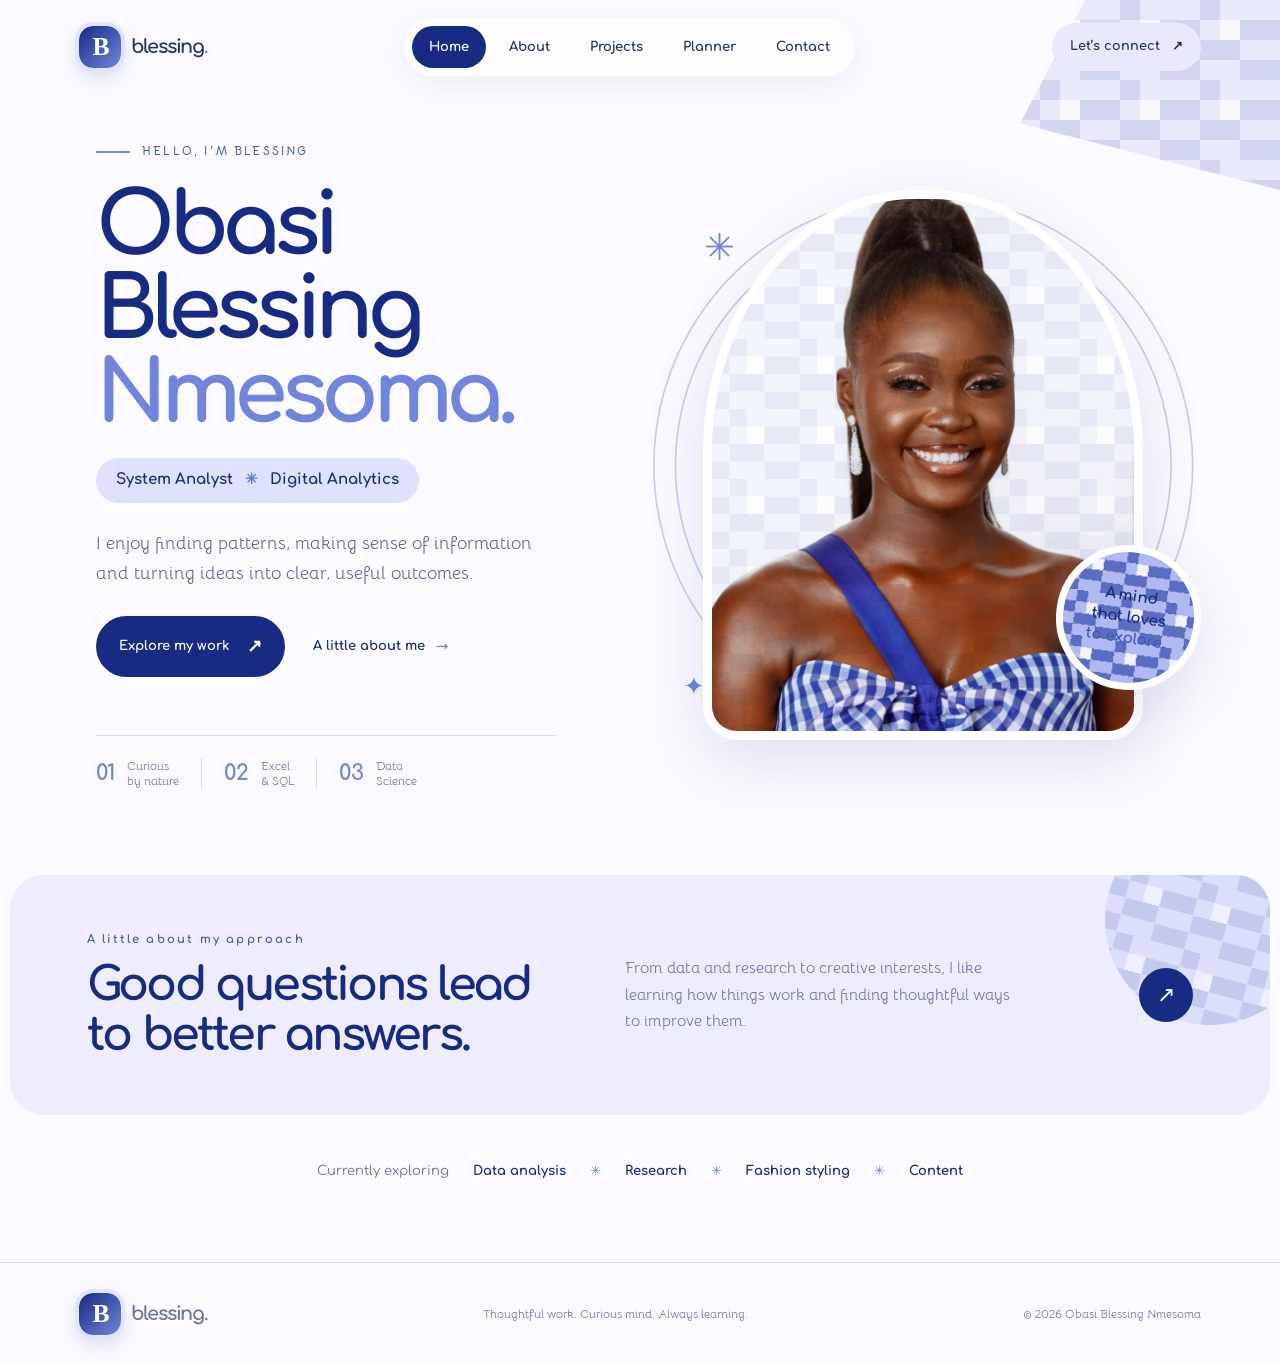
<file: index.html>
<!doctype html>
<html lang="en">
  <head>
    <meta charset="utf-8" />
    <meta name="viewport" content="width=device-width, initial-scale=1" />
    <meta name="theme-color" content="#f4f2ff" />
    <meta
      name="description"
      content="Portfolio of Obasi Blessing Nmesoma, System Analyst and Digital Analytics enthusiast."
    />
    <title>Home | Obasi Blessing Nmesoma</title>
    <link rel="icon" href="assets/favicon.svg" type="image/svg+xml" />
    <link rel="preconnect" href="https://fonts.googleapis.com" />
    <link rel="preconnect" href="https://fonts.gstatic.com" crossorigin />
    <link
      href="https://fonts.googleapis.com/css2?family=Bellota:wght@400;700&family=Comfortaa:wght@400;500;600;700&display=swap"
      rel="stylesheet"
    />
    <link rel="stylesheet" href="style.css" />
  </head>
  <body>
    <div class="page-gingham" aria-hidden="true"></div>
    <header class="site-header">
      <a class="brand" href="index.html" aria-label="Blessing home"
        ><span class="brand-mark">B</span
        ><span>blessing<span class="brand-dot">.</span></span></a
      >
      <button
        class="menu-toggle"
        aria-label="Open navigation"
        aria-expanded="false"
      >
        ☰
      </button>
      <nav class="nav-links">
        <a href="index.html" data-page="index">Home</a
        ><a href="about.html" data-page="about">About</a>
        <a href="projects.html" data-page="projects">Projects</a
        ><a href="academic-planner.html" data-page="academic-planner"
          >Planner</a
        >
        <a href="contact.html" data-page="contact">Contact</a>
      </nav>
      <a class="header-cta" href="contact.html">Let’s connect <span>↗</span></a>
    </header>

    <main>
      <section class="hero">
        <div class="hero-copy">
          <div class="hello-line"><span></span> HELLO, I'M BLESSING</div>
          <h1>Obasi Blessing<br /><em>Nmesoma.</em></h1>
          <div class="role-pill">System Analyst <b>✳</b> Digital Analytics</div>
          <p class="hero-intro">
            I enjoy finding patterns, making sense of information and turning
            ideas into clear, useful outcomes.
          </p>
          <div class="hero-actions">
            <a class="button button-primary" href="projects.html"
              >Explore my work <span>↗</span></a
            ><a class="text-link" href="about.html"
              >A little about me <span>→</span></a
            >
          </div>
          <div class="quick-facts">
            <div>
              <strong>01</strong><span>Curious<br />by nature</span>
            </div>
            <div>
              <strong>02</strong><span>Excel<br />& SQL</span>
            </div>
            <div>
              <strong>03</strong><span>Data<br />Science</span>
            </div>
          </div>
        </div>
        <div class="hero-visual">
          <div class="portrait-arch">
            <img
              src="assets/blessing-portrait.jpeg"
              alt="Portrait of Obasi Blessing Nmesoma"
            />
          </div>
          <div class="gingham-sticker">
            A mind<br />that loves<br /><b>to explore.</b>
          </div>
          <svg class="orbit orbit-one" viewBox="0 0 500 500" aria-hidden="true">
            <circle cx="250" cy="250" r="225" />
            <circle cx="250" cy="250" r="207" />
          </svg>
          <span class="sparkle sparkle-one">✳</span
          ><span class="sparkle sparkle-two">✦</span>
        </div>
      </section>
      <section class="home-note">
        <div class="note-pattern"></div>
        <div>
          <span class="section-kicker">A little about my approach</span>
          <h2>Good questions lead<br />to better answers.</h2>
        </div>
        <p>
          From data and research to creative interests, I like learning how
          things work and finding thoughtful ways to improve them.
        </p>
        <a
          class="round-arrow"
          href="about.html"
          aria-label="Read about Blessing"
          >↗</a
        >
      </section>
      <section class="interest-strip">
        <span>Currently exploring</span><b>Data analysis</b><i>✳</i
        ><b>Research</b><i>✳</i><b>Fashion styling</b><i>✳</i><b>Content</b>
      </section>
    </main>
    <footer class="footer">
      <a class="brand" href="index.html"
        ><span class="brand-mark">B</span
        ><span>blessing<span class="brand-dot">.</span></span></a
      >
      <p>Thoughtful work. Curious mind. Always learning.</p>
      <span>© <span id="year"></span> Obasi Blessing Nmesoma</span>
    </footer>
    <script src="script.js"></script>
  </body>
</html>
</file>
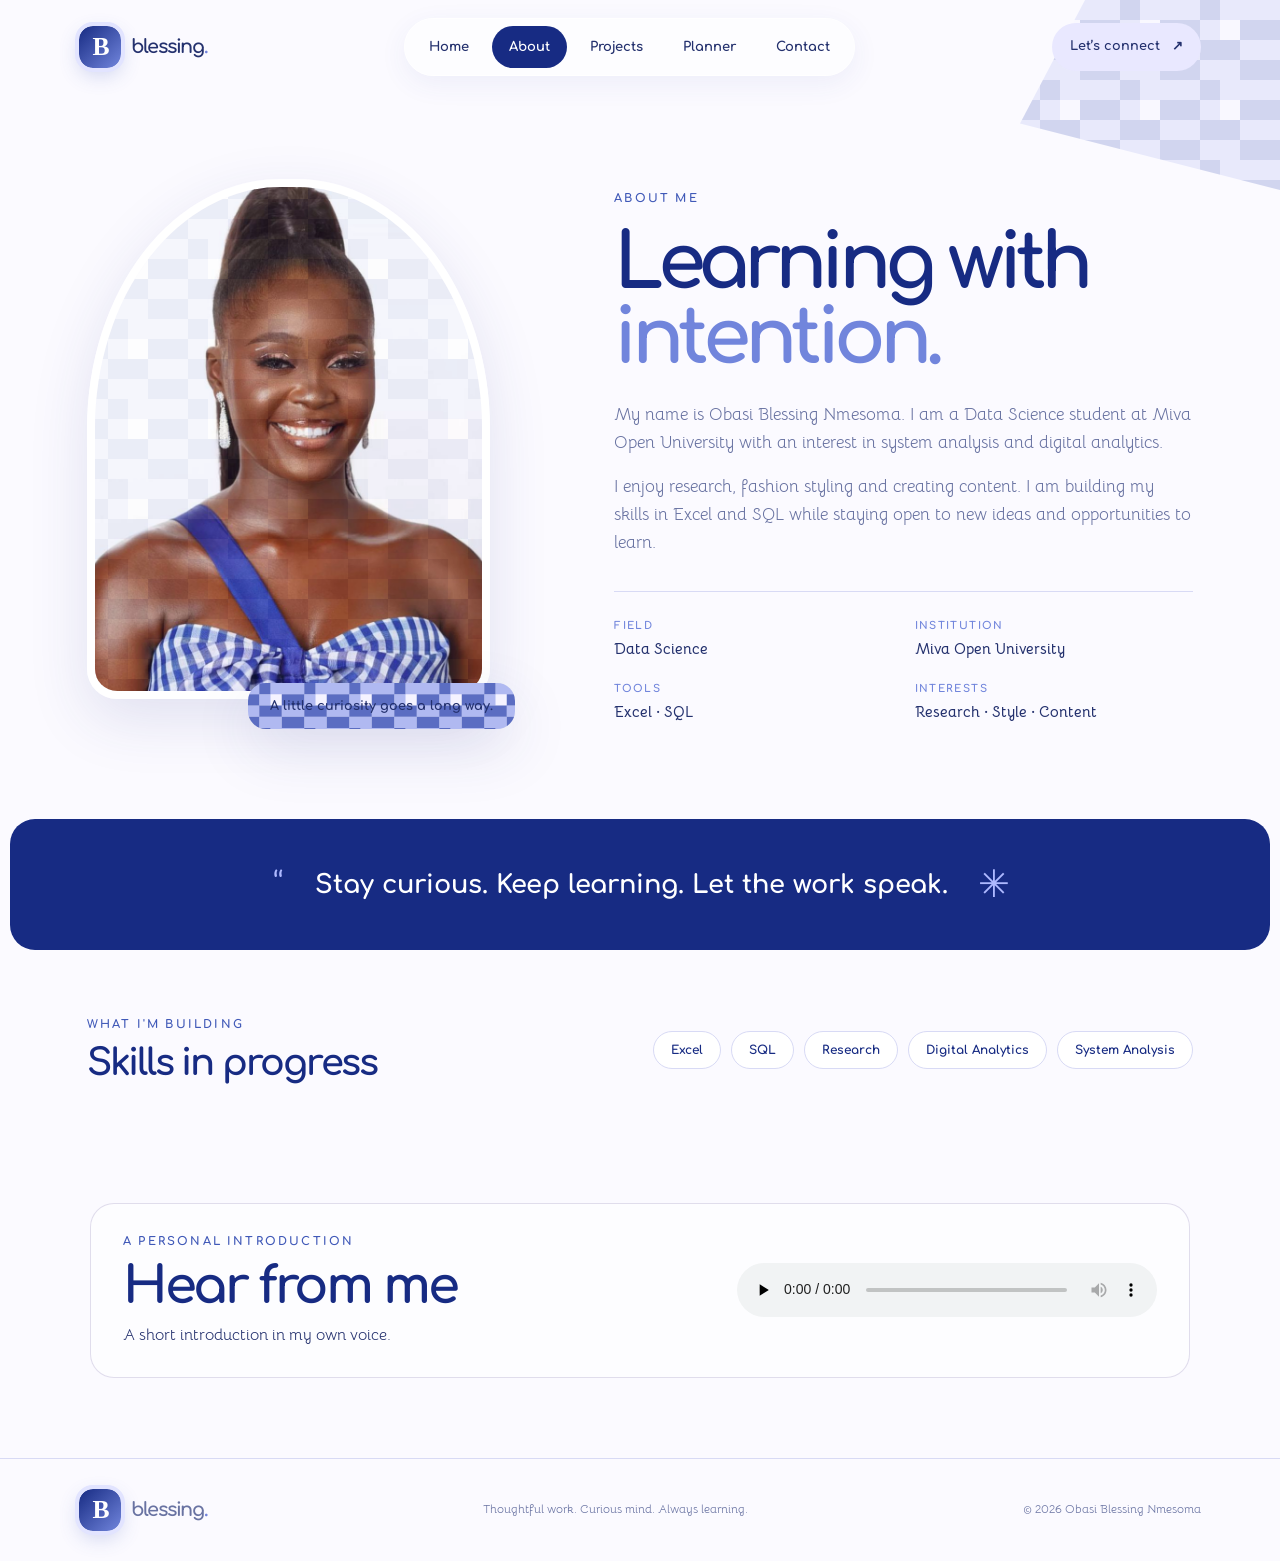
<file: about.html>
<!doctype html>
<html lang="en">
  <head>
    <meta charset="utf-8" />
    <meta name="viewport" content="width=device-width, initial-scale=1" />
    <meta name="theme-color" content="#f4f2ff" />
    <meta
      name="description"
      content="Portfolio of Obasi Blessing Nmesoma, System Analyst and Digital Analytics enthusiast."
    />
    <title>About | Obasi Blessing Nmesoma</title>
    <link rel="icon" href="assets/favicon.svg" type="image/svg+xml" />
    <link rel="preconnect" href="https://fonts.googleapis.com" />
    <link rel="preconnect" href="https://fonts.gstatic.com" crossorigin />
    <link
      href="https://fonts.googleapis.com/css2?family=Bellota:wght@400;700&family=Comfortaa:wght@400;500;600;700&display=swap"
      rel="stylesheet"
    />
    <link rel="stylesheet" href="style.css" />
  </head>
  <body>
    <div class="page-gingham" aria-hidden="true"></div>
    <header class="site-header">
      <a class="brand" href="index.html" aria-label="Blessing home"
        ><span class="brand-mark">B</span
        ><span>blessing<span class="brand-dot">.</span></span></a
      >
      <button
        class="menu-toggle"
        aria-label="Open navigation"
        aria-expanded="false"
      >
        ☰
      </button>
      <nav class="nav-links">
        <a href="index.html" data-page="index">Home</a
        ><a href="about.html" data-page="about">About</a>
        <a href="projects.html" data-page="projects">Projects</a
        ><a href="academic-planner.html" data-page="academic-planner"
          >Planner</a
        >
        <a href="contact.html" data-page="contact">Contact</a>
      </nav>
      <a class="header-cta" href="contact.html">Let’s connect <span>↗</span></a>
    </header>

    <main>
      <section class="inner-hero about-layout">
        <div class="about-image-wrap">
          <div class="about-image">
            <img
              src="assets/blessing-portrait.jpeg"
              alt="Obasi Blessing Nmesoma"
            />
          </div>
          <div class="image-caption">A little curiosity goes a long way.</div>
        </div>
        <div class="inner-copy">
          <span class="section-kicker">ABOUT ME</span>
          <h1>Learning with<br /><em>intention.</em></h1>
          <p>
            My name is Obasi Blessing Nmesoma. I am a Data Science student at
            Miva Open University with an interest in system analysis and digital
            analytics.
          </p>
          <p>
            I enjoy research, fashion styling and creating content. I am
            building my skills in Excel and SQL while staying open to new ideas
            and opportunities to learn.
          </p>
          <div class="detail-grid">
            <div><span>FIELD</span><strong>Data Science</strong></div>
            <div>
              <span>INSTITUTION</span><strong>Miva Open University</strong>
            </div>
            <div><span>TOOLS</span><strong>Excel · SQL</strong></div>
            <div>
              <span>INTERESTS</span><strong>Research · Style · Content</strong>
            </div>
          </div>
        </div>
      </section>
      <section class="quote-band">
        <span>“</span>
        <p>Stay curious. Keep learning. Let the work speak.</p>
        <span>✳</span>
      </section>
      <section class="skills-section">
        <div>
          <span class="section-kicker">WHAT I'M BUILDING</span>
          <h2>Skills in progress</h2>
        </div>
        <div class="skill-chips">
          <span>Excel</span><span>SQL</span><span>Research</span
          ><span>Digital Analytics</span><span>System Analysis</span>
        </div>
      </section>

      <section class="voice-section" aria-labelledby="voice-title">
        <div class="voice-copy">
          <span class="section-kicker">A PERSONAL INTRODUCTION</span>
          <h2 id="voice-title">Hear from me</h2>
          <p>A short introduction in my own voice.</p>
        </div>
        <div class="voice-player">
          <audio controls preload="none">
            <source src="assets/blessing-introduction.ogg" type="audio/ogg" />
            Your browser does not support the audio player.
          </audio>
        </div>
      </section>
    </main>
    <footer class="footer">
      <a class="brand" href="index.html"
        ><span class="brand-mark">B</span
        ><span>blessing<span class="brand-dot">.</span></span></a
      >
      <p>Thoughtful work. Curious mind. Always learning.</p>
      <span>© <span id="year"></span> Obasi Blessing Nmesoma</span>
    </footer>
    <script src="script.js"></script>
  </body>
</html>
</file>
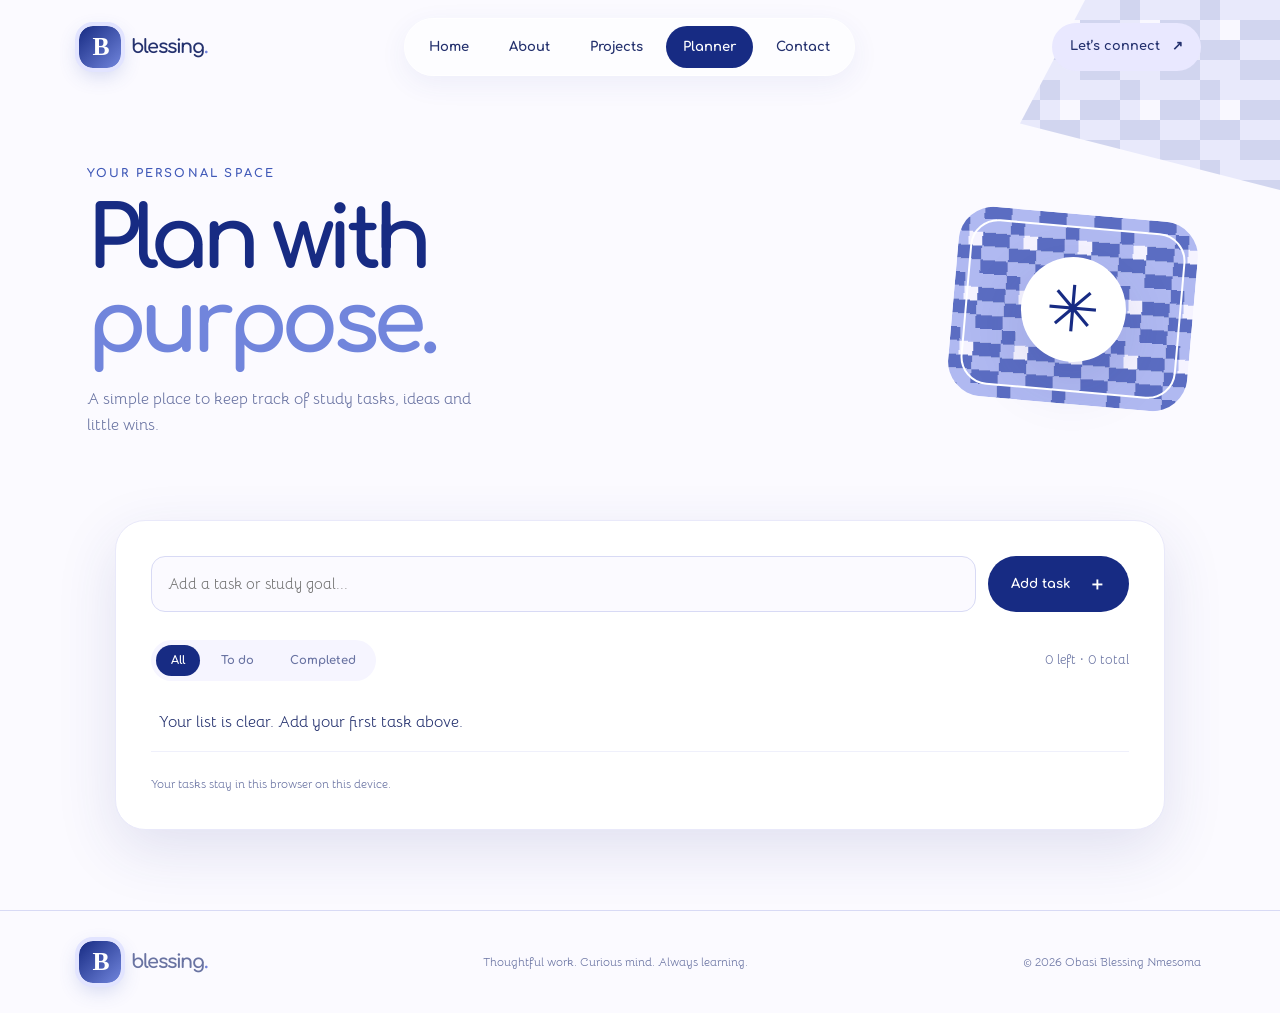
<file: academic-planner.html>
<!doctype html>
<html lang="en"><head><meta charset="utf-8"><meta name="viewport" content="width=device-width, initial-scale=1">
<meta name="theme-color" content="#f4f2ff"><meta name="description" content="Portfolio of Obasi Blessing Nmesoma, System Analyst and Digital Analytics enthusiast.">
<title>Planner | Obasi Blessing Nmesoma</title><link rel="icon" href="assets/favicon.svg" type="image/svg+xml">
<link rel="preconnect" href="https://fonts.googleapis.com"><link rel="preconnect" href="https://fonts.gstatic.com" crossorigin>
<link href="https://fonts.googleapis.com/css2?family=Bellota:wght@400;700&family=Comfortaa:wght@400;500;600;700&display=swap" rel="stylesheet">
<link rel="stylesheet" href="style.css"></head><body>
<div class="page-gingham" aria-hidden="true"></div>
<header class="site-header">
  <a class="brand" href="index.html" aria-label="Blessing home"><span class="brand-mark">B</span><span>blessing<span class="brand-dot">.</span></span></a>
  <button class="menu-toggle" aria-label="Open navigation" aria-expanded="false">☰</button>
  <nav class="nav-links">
    <a href="index.html" data-page="index">Home</a><a href="about.html" data-page="about">About</a>
    <a href="projects.html" data-page="projects">Projects</a><a href="academic-planner.html" data-page="academic-planner">Planner</a>
    <a href="contact.html" data-page="contact">Contact</a>
  </nav>
  <a class="header-cta" href="contact.html">Let’s connect <span>↗</span></a>
</header>

<main>
<section class="planner-top"><div><span class="section-kicker">YOUR PERSONAL SPACE</span><h1>Plan with<br><em>purpose.</em></h1><p>A simple place to keep track of study tasks, ideas and little wins.</p></div><div class="planner-motif"><span>✳</span><div class="motif-check"></div></div></section>
<section class="planner-app">
 <form id="taskForm" class="task-entry"><label class="sr-only" for="taskInput">New task</label><input id="taskInput" maxlength="100" placeholder="Add a task or study goal..." required><button class="button button-primary" type="submit">Add task <span>＋</span></button></form>
 <div class="task-toolbar"><div class="filter-group" role="group" aria-label="Filter tasks"><button class="filter active" data-filter="all" type="button">All</button><button class="filter" data-filter="active" type="button">To do</button><button class="filter" data-filter="completed" type="button">Completed</button></div><span id="taskCount">0 tasks</span></div>
 <ul id="taskList" class="task-list"></ul><p class="planner-hint">Your tasks stay in this browser on this device.</p>
</section>
</main>
<footer class="footer">
  <a class="brand" href="index.html"><span class="brand-mark">B</span><span>blessing<span class="brand-dot">.</span></span></a>
  <p>Thoughtful work. Curious mind. Always learning.</p>
  <span>© <span id="year"></span> Obasi Blessing Nmesoma</span>
</footer>
<script src="script.js"></script></body></html>
</file>
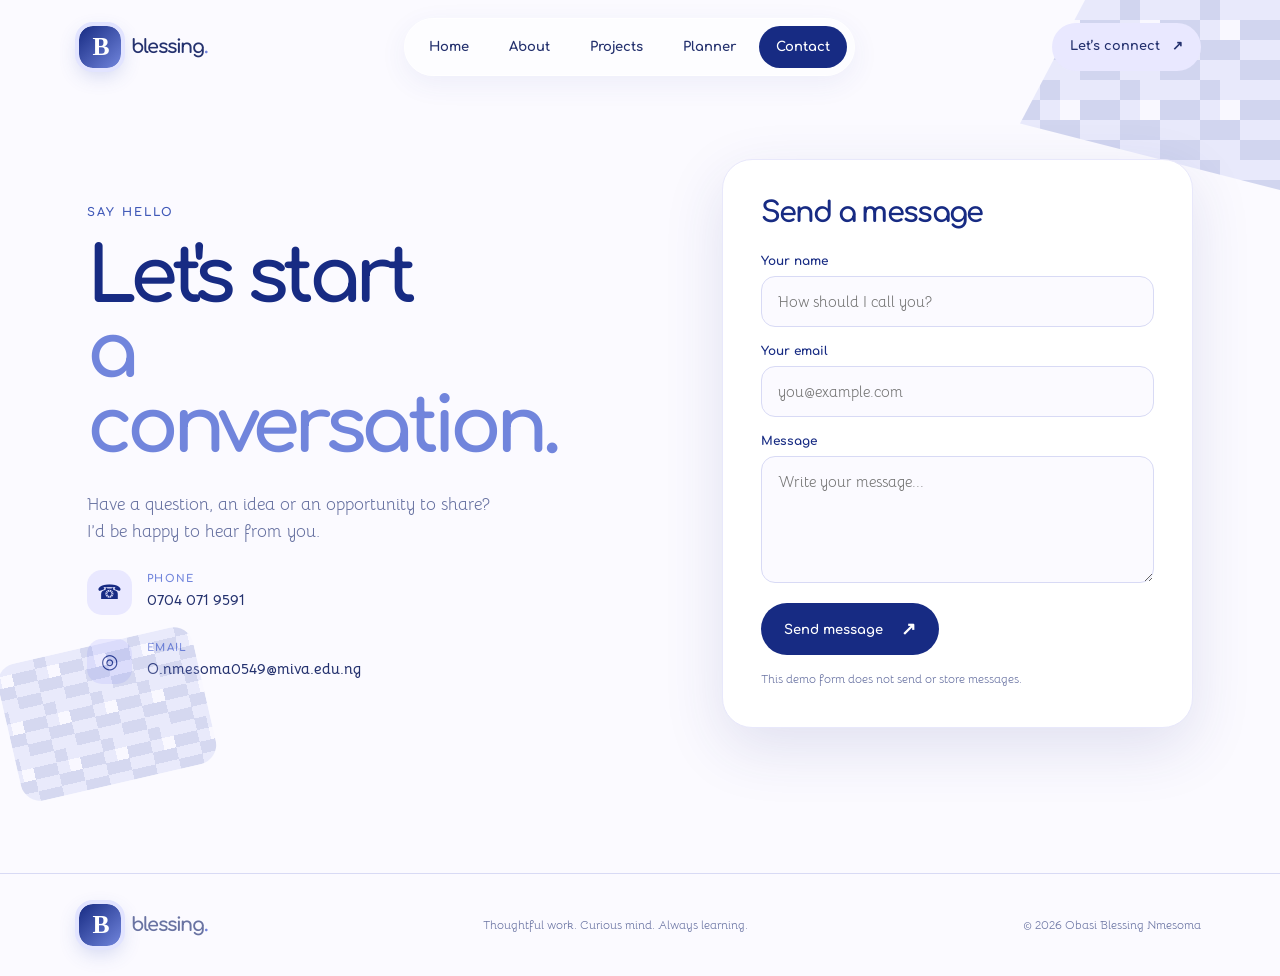
<file: contact.html>
<!doctype html>
<html lang="en">
  <head>
    <meta charset="utf-8" />
    <meta name="viewport" content="width=device-width, initial-scale=1" />
    <meta name="theme-color" content="#f4f2ff" />
    <meta
      name="description"
      content="Portfolio of Obasi Blessing Nmesoma, System Analyst and Digital Analytics enthusiast."
    />
    <title>Contact | Obasi Blessing Nmesoma</title>
    <link rel="icon" href="assets/favicon.svg" type="image/svg+xml" />
    <link rel="preconnect" href="https://fonts.googleapis.com" />
    <link rel="preconnect" href="https://fonts.gstatic.com" crossorigin />
    <link
      href="https://fonts.googleapis.com/css2?family=Bellota:wght@400;700&family=Comfortaa:wght@400;500;600;700&display=swap"
      rel="stylesheet"
    />
    <link rel="stylesheet" href="style.css" />
  </head>
  <body>
    <div class="page-gingham" aria-hidden="true"></div>
    <header class="site-header">
      <a class="brand" href="index.html" aria-label="Blessing home"
        ><span class="brand-mark">B</span
        ><span>blessing<span class="brand-dot">.</span></span></a
      >
      <button
        class="menu-toggle"
        aria-label="Open navigation"
        aria-expanded="false"
      >
        ☰
      </button>
      <nav class="nav-links">
        <a href="index.html" data-page="index">Home</a
        ><a href="about.html" data-page="about">About</a>
        <a href="projects.html" data-page="projects">Projects</a
        ><a href="academic-planner.html" data-page="academic-planner"
          >Planner</a
        >
        <a href="contact.html" data-page="contact">Contact</a>
      </nav>
      <a class="header-cta" href="contact.html">Let’s connect <span>↗</span></a>
    </header>

    <main>
      <section class="contact-layout">
        <div class="contact-copy">
          <span class="section-kicker">SAY HELLO</span>
          <h1>Let's start<br /><em>a conversation.</em></h1>
          <p>
            Have a question, an idea or an opportunity to share? I’d be happy to
            hear from you.
          </p>
          <div class="contact-method">
            <span class="method-icon">☎</span>
            <div>
              <small>PHONE</small><a href="tel:07040719591">0704 071 9591</a>
            </div>
          </div>
          <div class="contact-method">
            <span class="method-icon">◎</span>
            <div>
              <small>EMAIL</small>
              <a href="mailto:O.nmesoma0549@miva.edu.ng" class="email-link">
                <span>O.nmesoma0549@miva.edu.ng</span>
              </a>
            </div>
          </div>
          <div class="contact-pattern"></div>
        </div>
        <form class="contact-form" id="contactForm" novalidate>
          <h2>Send a message</h2>
          <label
            >Your name<input
              name="name"
              required
              placeholder="How should I call you?"
          /></label>
          <label
            >Your email<input
              name="email"
              type="email"
              required
              placeholder="you@example.com"
          /></label>
          <label
            >Message<textarea
              name="message"
              rows="5"
              required
              placeholder="Write your message..."
            ></textarea>
          </label>
          <button class="button button-primary" type="submit">
            Send message <span>↗</span>
          </button>
          <p class="form-feedback" id="formFeedback" role="status">
            This demo form does not send or store messages.
          </p>
        </form>
      </section>
    </main>
    <footer class="footer">
      <a class="brand" href="index.html"
        ><span class="brand-mark">B</span
        ><span>blessing<span class="brand-dot">.</span></span></a
      >
      <p>Thoughtful work. Curious mind. Always learning.</p>
      <span>© <span id="year"></span> Obasi Blessing Nmesoma</span>
    </footer>
    <script src="script.js"></script>
  </body>
</html>
</file>
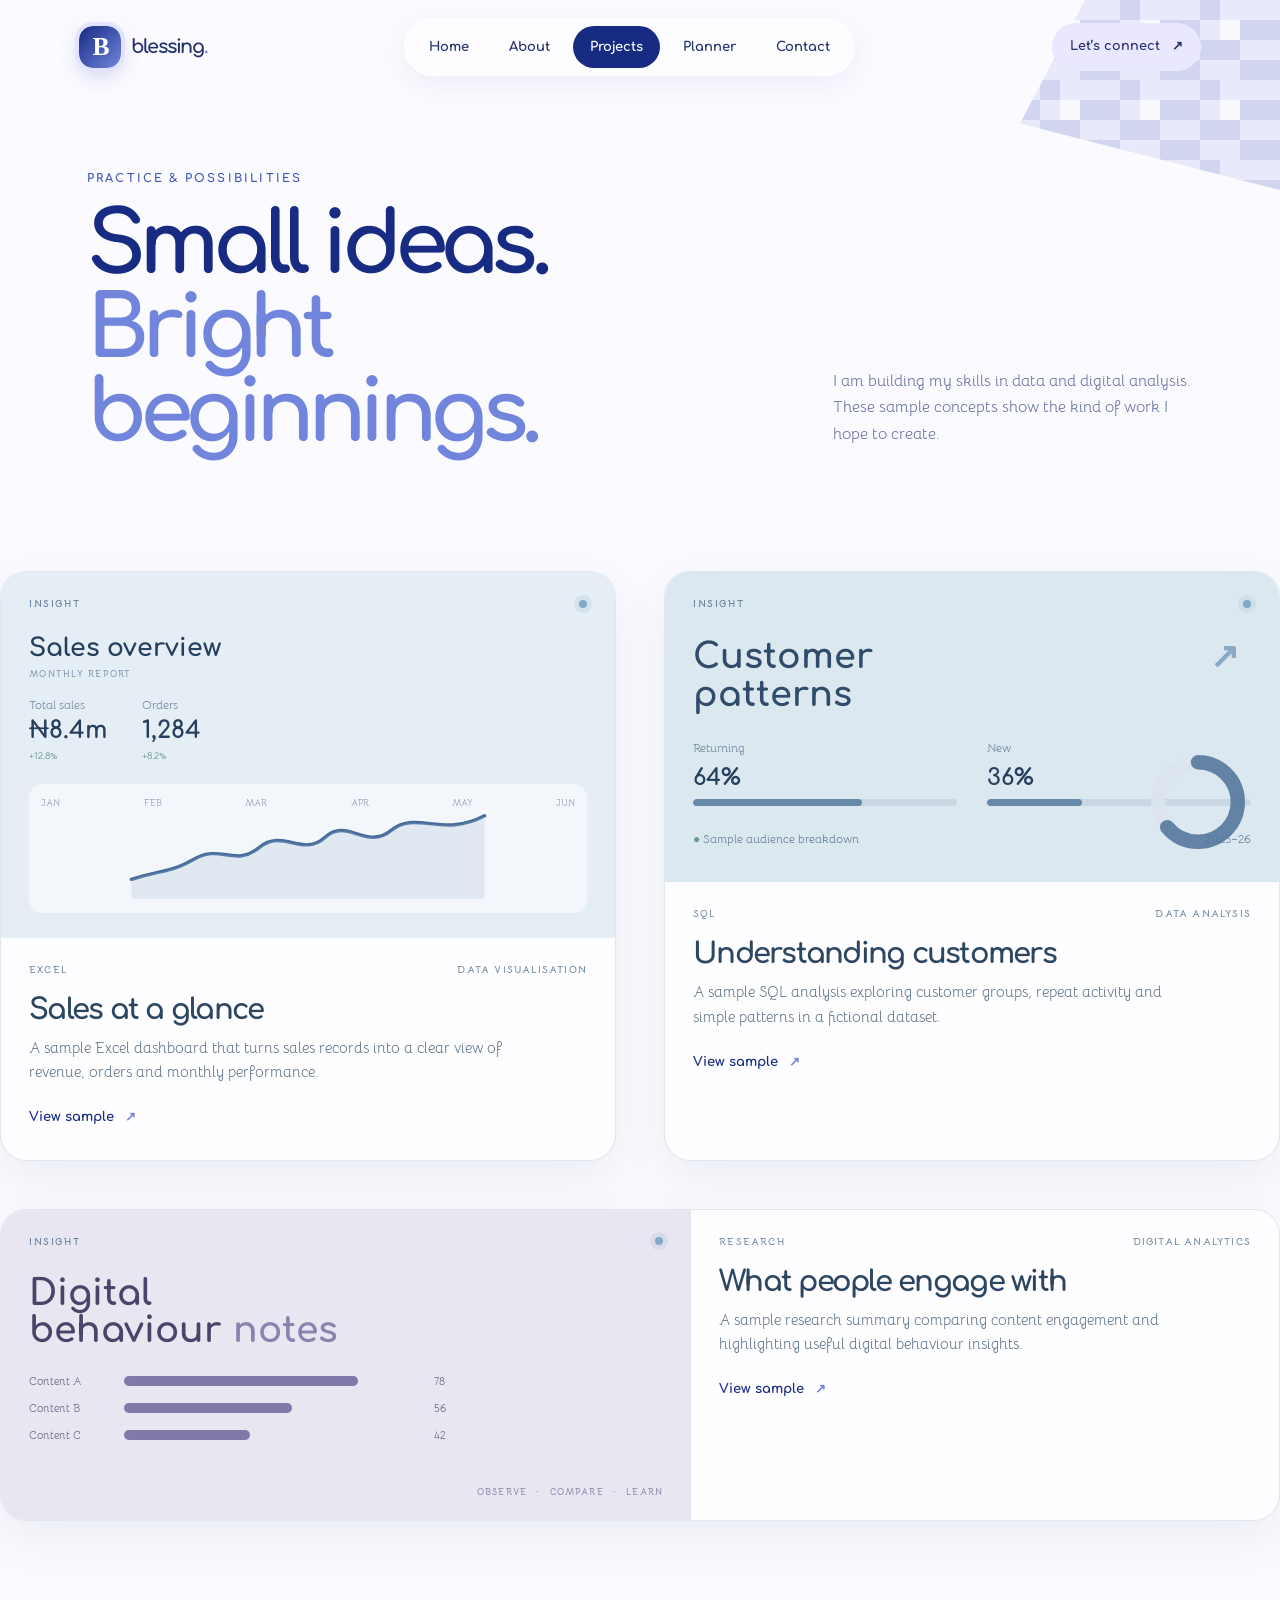
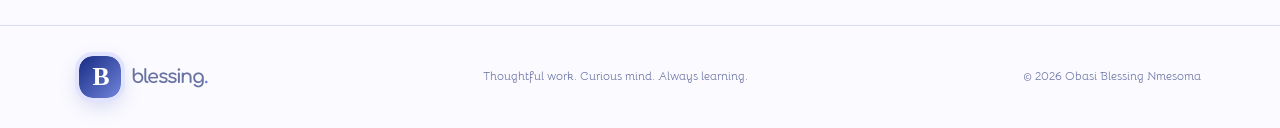
<file: projects.html>
<!doctype html>
<html lang="en">
  <head>
    <meta charset="utf-8" />
    <meta name="viewport" content="width=device-width, initial-scale=1" />
    <meta name="theme-color" content="#f4f2ff" />
    <meta
      name="description"
      content="Portfolio of Obasi Blessing Nmesoma, System Analyst and Digital Analytics enthusiast."
    />
    <title>Projects | Obasi Blessing Nmesoma</title>
    <link rel="icon" href="assets/favicon.svg" type="image/svg+xml" />
    <link rel="preconnect" href="https://fonts.googleapis.com" />
    <link rel="preconnect" href="https://fonts.gstatic.com" crossorigin />
    <link
      href="https://fonts.googleapis.com/css2?family=Bellota:wght@400;700&family=Comfortaa:wght@400;500;600;700&display=swap"
      rel="stylesheet"
    />
    <link rel="stylesheet" href="style.css" />
  </head>
  <body>
    <div class="page-gingham" aria-hidden="true"></div>
    <header class="site-header">
      <a class="brand" href="index.html" aria-label="Blessing home"
        ><span class="brand-mark">B</span
        ><span>blessing<span class="brand-dot">.</span></span></a
      >
      <button
        class="menu-toggle"
        aria-label="Open navigation"
        aria-expanded="false"
      >
        ☰
      </button>
      <nav class="nav-links">
        <a href="index.html" data-page="index">Home</a
        ><a href="about.html" data-page="about">About</a>
        <a href="projects.html" data-page="projects">Projects</a
        ><a href="academic-planner.html" data-page="academic-planner"
          >Planner</a
        >
        <a href="contact.html" data-page="contact">Contact</a>
      </nav>
      <a class="header-cta" href="contact.html">Let’s connect <span>↗</span></a>
    </header>

    <main>
      <section class="page-heading">
        <div>
          <span class="section-kicker">PRACTICE & POSSIBILITIES</span>
          <h1>Small ideas.<br /><em>Bright beginnings.</em></h1>
        </div>
        <p>
          I am building my skills in data and digital analysis. These sample
          concepts show the kind of work I hope to create.
        </p>
      </section>

      <section class="sample-projects" aria-label="Sample projects">
        <article class="sample-project">
          <div
            class="sample-visual sales-visual"
            role="img"
            aria-label="Illustrative preview of a sales analytics dashboard"
          >
            <div class="visual-top">
              <span>INSIGHT </span><span class="visual-dot"></span>
            </div>
            <div class="dashboard-title">
              Sales overview <small>MONTHLY REPORT</small>
            </div>
            <div class="metric-row">
              <div>
                <small>Total sales</small><strong>₦8.4m</strong><i>+12.8%</i>
              </div>
              <div><small>Orders</small><strong>1,284</strong><i>+8.2%</i></div>
            </div>
            <div class="chart-area">
              <div class="chart-labels">
                <span>JAN</span><span>FEB</span><span>MAR</span><span>APR</span
                ><span>MAY</span><span>JUN</span>
              </div>
              <svg viewBox="0 0 420 105" aria-hidden="true">
                <path
                  d="M4 82 C42 70 48 75 78 58 S125 68 153 45 S204 57 230 33 S278 49 307 25 S367 34 416 8"
                  fill="none"
                  stroke="#456b9a"
                  stroke-width="4"
                  stroke-linecap="round"
                />
                <path
                  d="M4 82 C42 70 48 75 78 58 S125 68 153 45 S204 57 230 33 S278 49 307 25 S367 34 416 8 L416 105 L4 105Z"
                  fill="#9bb7d4"
                  opacity=".22"
                />
              </svg>
            </div>
          </div>
          <div class="sample-copy">
            <div class="project-meta">
              <span> EXCEL</span><span>DATA VISUALISATION</span>
            </div>
            <h2>Sales at a glance</h2>
            <p>
              A sample Excel dashboard that turns sales records into a clear
              view of revenue, orders and monthly performance.
            </p>
            <a class="text-link" href="#sales-sample"
              >View sample <span>↗</span></a
            >
          </div>
        </article>

        <article class="sample-project">
          <div
            class="sample-visual customer-visual"
            role="img"
            aria-label="Illustrative preview of a customer analysis report"
          >
            <div class="visual-top">
              <span>INSIGHT </span><span class="visual-dot"></span>
            </div>
            <div class="report-heading">
              Customer<br />patterns <span>↗</span>
            </div>
            <div class="customer-stats">
              <div>
                <small>Returning</small><strong>64%</strong>
                <div class="stat-track"><i style="width: 64%"></i></div>
              </div>
              <div>
                <small>New</small><strong>36%</strong>
                <div class="stat-track"><i style="width: 36%"></i></div>
              </div>
            </div>
            <div class="report-note">
              <span>●</span> Sample audience breakdown <b>2025–26</b>
            </div>
            <svg class="ring-chart" viewBox="0 0 130 130" aria-hidden="true">
              <circle
                cx="65"
                cy="65"
                r="47"
                fill="none"
                stroke="#dce5ed"
                stroke-width="17"
              />
              <circle
                cx="65"
                cy="65"
                r="47"
                fill="none"
                stroke="#52769b"
                stroke-width="17"
                stroke-dasharray="189 296"
                transform="rotate(-90 65 65)"
                stroke-linecap="round"
              />
            </svg>
          </div>
          <div class="sample-copy">
            <div class="project-meta">
              <span>SQL</span><span>DATA ANALYSIS</span>
            </div>
            <h2>Understanding customers</h2>
            <p>
              A sample SQL analysis exploring customer groups, repeat activity
              and simple patterns in a fictional dataset.
            </p>
            <a class="text-link" href="#customer-sample"
              >View sample <span>↗</span></a
            >
          </div>
        </article>

        <article class="sample-project">
          <div
            class="sample-visual research-visual"
            role="img"
            aria-label="Illustrative preview of a digital research and analytics report"
          >
            <div class="visual-top">
              <span>INSIGHT </span><span class="visual-dot"></span>
            </div>
            <div class="research-title">
              Digital<br />behaviour <em>notes</em>
            </div>
            <div class="research-bars">
              <div>
                <span>Content A</span><i style="width: 78%"></i><b>78</b>
              </div>
              <div>
                <span>Content B</span><i style="width: 56%"></i><b>56</b>
              </div>
              <div>
                <span>Content C</span><i style="width: 42%"></i><b>42</b>
              </div>
            </div>
            <div class="research-footer">
              OBSERVE <span>·</span> COMPARE <span>·</span> LEARN
            </div>
          </div>
          <div class="sample-copy">
            <div class="project-meta">
              <span> RESEARCH</span><span>DIGITAL ANALYTICS</span>
            </div>
            <h2>What people engage with</h2>
            <p>
              A sample research summary comparing content engagement and
              highlighting useful digital behaviour insights.
            </p>
            <a class="text-link" href="#research-sample"
              >View sample <span>↗</span></a
            >
          </div>
        </article>
      </section>

    </main>
    <footer class="footer">
      <a class="brand" href="index.html"
        ><span class="brand-mark">B</span
        ><span>blessing<span class="brand-dot">.</span></span></a
      >
      <p>Thoughtful work. Curious mind. Always learning.</p>
      <span>© <span id="year"></span> Obasi Blessing Nmesoma</span>
    </footer>
    <script src="script.js"></script>
  </body>
</html>
</file>
<file: style.css>
:root {
  --navy: #172b83;
  --blue: #4059b8;
  --blue2: #7185dc;
  --periwinkle: #aab4f0;
  --lavender: #e9e8ff;
  --pale: #f6f5ff;
  --paper: #fbfaff;
  --ink: #24316e;
  --muted: #6973a2;
  --line: #d8daf5;
  --white: #fff;
  --radius: 28px;
  --shadow: 0 20px 60px rgba(43, 57, 139, 0.13);
}
* {
  box-sizing: border-box;
}
html {
  scroll-behavior: smooth;
}
body {
  margin: 0;
  background: var(--paper);
  color: var(--ink);
  font-family: "Bellota", sans-serif;
  font-size: 16px;
  line-height: 1.65;
  overflow-x: hidden;
}
h1,
h2,
h3,
.brand,
.nav-links,
.button,
.role-pill,
.section-kicker {
  font-family: "Comfortaa", sans-serif;
}
h1,
h2,
p {
  margin-top: 0;
}
h1 {
  font-size: clamp(3.1rem, 6.7vw, 6.7rem);
  line-height: 0.98;
  letter-spacing: -0.075em;
  font-weight: 700;
  color: var(--navy);
}
h1 em {
  font-style: normal;
  color: var(--blue2);
}
h2 {
  font-size: clamp(2rem, 4vw, 3.7rem);
  line-height: 1.08;
  letter-spacing: -0.06em;
  color: var(--navy);
}
a {
  color: inherit;
  text-decoration: none;
}
.page-gingham {
  position: absolute;
  z-index: -1;
  top: 0;
  right: 0;
  width: 260px;
  height: 190px;
  background-image: url("assets/gingham.svg");
  background-size: 80px;
  opacity: 0.26;
  clip-path: polygon(25% 0, 100% 0, 100% 100%, 0 65%);
}
.site-header {
  height: 94px;
  max-width: 1440px;
  margin: auto;
  padding: 0 6.2%;
  display: flex;
  align-items: center;
  justify-content: space-between;
  gap: 26px;
  position: relative;
  z-index: 5;
}
.brand {
  display: flex;
  align-items: center;
  gap: 10px;
  font-size: 1.2rem;
  font-weight: 700;
  letter-spacing: -0.06em;
}
.brand-mark {
  width: 42px;
  height: 42px;
  border-radius: 14px;
  display: grid;
  place-items: center;
  color: #fff;
  font: 700 1.6rem Georgia;
  background: linear-gradient(135deg, var(--navy), var(--blue2));
  box-shadow: 0 7px 20px #4059b83b;
  outline: 4px solid #e2e4ff;
}
.brand-dot {
  color: #7283db;
}
.nav-links {
  display: flex;
  align-items: center;
  gap: 6px;
  background: #fff9;
  border: 1px solid #fff;
  padding: 7px;
  border-radius: 99px;
  box-shadow: 0 8px 28px #374caa12;
}
.nav-links a {
  padding: 10px 17px;
  border-radius: 99px;
  font-size: 0.82rem;
  font-weight: 700;
  transition: 0.2s;
}
.nav-links a:hover,
.nav-links a.active {
  background: var(--navy);
  color: white;
}
.header-cta {
  font-family: "Comfortaa";
  font-size: 0.8rem;
  font-weight: 700;
  background: var(--lavender);
  padding: 13px 18px;
  border-radius: 99px;
}
.header-cta span {
  margin-left: 8px;
}
.menu-toggle {
  display: none;
  border: 0;
  background: var(--lavender);
  border-radius: 12px;
  padding: 10px 14px;
  color: var(--navy);
  font-size: 1.2rem;
}
.hero {
  max-width: 1440px;
  min-height: 660px;
  margin: auto;
  padding: 48px 7% 76px;
  display: grid;
  grid-template-columns: 1fr 1fr;
  align-items: center;
  gap: 2rem;
  position: relative;
}
.hero-copy {
  padding: 0 0 0 1.2%;
  z-index: 2;
}
.hello-line,
.section-kicker {
  font-size: 0.72rem;
  letter-spacing: 0.19em;
  font-weight: 700;
  color: var(--blue);
  display: flex;
  align-items: center;
  gap: 12px;
}
.hello-line span {
  width: 34px;
  height: 2px;
  background: var(--blue2);
}
.hero h1 {
  margin: 23px 0 22px;
}
.role-pill {
  display: inline-flex;
  align-items: center;
  gap: 12px;
  background: #dfe2ff;
  color: var(--navy);
  padding: 10px 20px;
  border-radius: 99px;
  font-weight: 700;
  font-size: 0.94rem;
}
.role-pill b {
  color: #687bdb;
}
.hero-intro {
  max-width: 470px;
  color: #5c6697;
  font-size: 1.13rem;
  margin: 25px 0 28px;
}
.hero-actions {
  display: flex;
  align-items: center;
  gap: 28px;
  flex-wrap: wrap;
}
.button {
  border: 0;
  display: inline-flex;
  align-items: center;
  justify-content: center;
  gap: 18px;
  padding: 16px 23px;
  border-radius: 99px;
  font-size: 0.82rem;
  font-weight: 700;
  cursor: pointer;
  transition:
    transform 0.2s,
    box-shadow 0.2s;
}
.button:hover {
  transform: translateY(-2px);
  box-shadow: 0 12px 24px #263c9b28;
}
.button-primary {
  background: var(--navy);
  color: white;
}
.button span {
  font-size: 1.1rem;
}
.text-link {
  font-family: "Comfortaa";
  font-size: 0.82rem;
  font-weight: 700;
  color: var(--navy);
}
.text-link span {
  margin-left: 7px;
  color: var(--blue2);
}
.quick-facts {
  display: flex;
  gap: 0;
  margin-top: 58px;
  border-top: 1px solid var(--line);
  padding-top: 22px;
  max-width: 460px;
}
.quick-facts div {
  display: flex;
  align-items: center;
  gap: 12px;
  padding: 0 22px;
  border-right: 1px solid var(--line);
}
.quick-facts div:first-child {
  padding-left: 0;
}
.quick-facts div:last-child {
  border: 0;
}
.quick-facts strong {
  font: 700 1.35rem "Comfortaa";
  color: var(--blue2);
}
.quick-facts span {
  font-size: 0.75rem;
  line-height: 1.3;
  color: var(--muted);
}
.hero-visual {
  height: 590px;
  position: relative;
  display: grid;
  place-items: center;
}
.portrait-arch {
  position: relative;
  z-index: 1;
  width: min(88%, 440px);
  height: 550px;
  border-radius: 48% 48% 34px 34px;
  overflow: hidden;
  border: 9px solid #fff;
  box-shadow: var(--shadow);
  background: var(--lavender);
}
.portrait-arch:before {
  content: "";
  position: absolute;
  inset: 0;
  background-image: url("assets/gingham.svg");
  background-size: 70px;
  opacity: 0.14;
  mix-blend-mode: multiply;
  z-index: 1;
  pointer-events: none;
}
.portrait-arch img {
  width: 100%;
  height: 100%;
  object-fit: cover;
  object-position: center 22%;
}
.orbit {
  position: absolute;
  width: 112%;
  height: 112%;
  fill: none;
  stroke: #9aa7eb;
  stroke-width: 1.4;
  opacity: 0.55;
}
.orbit-one {
  transform: rotate(-15deg);
}
.gingham-sticker {
  position: absolute;
  z-index: 2;
  right: -2%;
  bottom: 12%;
  background-image: url("assets/gingham.svg");
  background-size: 45px;
  background-color: #f3f2ff;
  border: 7px solid #fff;
  border-radius: 50%;
  width: 145px;
  height: 145px;
  display: grid;
  place-content: center;
  text-align: center;
  color: var(--navy);
  font: 700 0.93rem "Comfortaa";
  line-height: 1.4;
  box-shadow: var(--shadow);
  transform: rotate(8deg);
}
.gingham-sticker b {
  color: var(--blue);
}
.sparkle {
  position: absolute;
  color: var(--blue2);
  font-size: 2.3rem;
}
.sparkle-one {
  top: 8%;
  left: 9%;
}
.sparkle-two {
  bottom: 9%;
  left: 5%;
  font-size: 1.6rem;
}
.home-note {
  max-width: 1260px;
  margin: 10px auto 0;
  padding: 55px 6%;
  display: grid;
  grid-template-columns: 1.05fr 1fr auto;
  align-items: center;
  gap: 45px;
  background: #eeedff;
  border-radius: 34px;
  position: relative;
  overflow: hidden;
}
.home-note h2 {
  margin: 12px 0 0;
  font-size: clamp(2rem, 3.6vw, 3.3rem);
}
.home-note > p {
  max-width: 390px;
  color: var(--muted);
  margin: 0;
}
.note-pattern {
  position: absolute;
  right: -45px;
  top: -60px;
  width: 210px;
  height: 210px;
  background: url("assets/gingham.svg") center/70px;
  opacity: 0.28;
  border-radius: 50%;
  transform: rotate(15deg);
}
.round-arrow {
  width: 54px;
  height: 54px;
  display: grid;
  place-items: center;
  border-radius: 50%;
  background: var(--navy);
  color: white;
  font-size: 1.35rem;
  z-index: 1;
}
.interest-strip {
  max-width: 1260px;
  margin: 45px auto 80px;
  display: flex;
  justify-content: center;
  align-items: center;
  gap: 24px;
  flex-wrap: wrap;
  color: var(--navy);
  font-family: "Comfortaa";
  font-size: 0.82rem;
}
.interest-strip span {
  color: var(--muted);
}
.interest-strip i {
  font-style: normal;
  color: var(--blue2);
}
.footer {
  max-width: 1440px;
  margin: 80px auto 0;
  padding: 30px 6.2%;
  border-top: 1px solid var(--line);
  display: flex;
  align-items: center;
  justify-content: space-between;
  gap: 20px;
  color: var(--muted);
  font-size: 0.78rem;
}
.footer p {
  margin: 0;
}
.inner-hero,
.contact-layout,
.page-heading,
.planner-top,
.empty-project,
.skills-section {
  max-width: 1260px;
  margin: auto;
  padding: 65px 6%;
}
.about-layout {
  display: grid;
  grid-template-columns: 0.85fr 1.15fr;
  gap: 9%;
  align-items: center;
}
.about-image-wrap {
  position: relative;
  padding: 20px 25px 55px 0;
}
.about-image {
  height: 520px;
  border-radius: 48% 48% 30px 30px;
  overflow: hidden;
  border: 8px solid white;
  box-shadow: var(--shadow);
  position: relative;
}
.about-image:after {
  content: "";
  position: absolute;
  inset: 0;
  background: url("assets/gingham.svg") center/80px;
  opacity: 0.12;
  pointer-events: none;
}
.about-image img {
  width: 100%;
  height: 100%;
  object-fit: cover;
  object-position: center 20%;
}
.image-caption {
  position: absolute;
  bottom: 25px;
  right: 0;
  padding: 16px 22px;
  border-radius: 18px;
  background: #fff;
  background-image: url("assets/gingham.svg");
  background-size: 45px;
  font: 700 0.8rem "Comfortaa";
  box-shadow: var(--shadow);
}
.inner-copy h1,
.contact-copy h1 {
  font-size: clamp(3.2rem, 6vw, 5.6rem);
  margin: 18px 0 25px;
}
.inner-copy p,
.contact-copy > p {
  color: var(--muted);
  font-size: 1.05rem;
  max-width: 620px;
}
.detail-grid {
  display: grid;
  grid-template-columns: 1fr 1fr;
  gap: 22px;
  margin-top: 35px;
  padding-top: 28px;
  border-top: 1px solid var(--line);
}
.detail-grid div {
  display: flex;
  flex-direction: column;
  gap: 5px;
}
.detail-grid span,
.contact-method small {
  font: 700 0.65rem "Comfortaa";
  letter-spacing: 0.13em;
  color: var(--blue2);
}
.detail-grid strong {
  font-size: 0.95rem;
}
.quote-band {
  max-width: 1260px;
  margin: 0 auto;
  padding: 34px 6%;
  background: var(--navy);
  color: white;
  border-radius: 25px;
  display: flex;
  align-items: center;
  justify-content: center;
  gap: 30px;
}
.quote-band p {
  font: 700 clamp(1.1rem, 2vw, 1.6rem) "Comfortaa";
  margin: 0;
}
.quote-band span {
  font-size: 2.4rem;
  color: #aeb9ff;
}
.skills-section {
  display: flex;
  align-items: center;
  justify-content: space-between;
  gap: 30px;
}
.skills-section h2 {
  font-size: 2.3rem;
  margin: 10px 0 0;
}
.skill-chips {
  display: flex;
  gap: 10px;
  flex-wrap: wrap;
  justify-content: flex-end;
}
.skill-chips span {
  border: 1px solid var(--line);
  border-radius: 99px;
  padding: 11px 17px;
  background: #fff;
  color: var(--navy);
  font: 700 0.75rem "Comfortaa";
}
.page-heading {
  display: flex;
  align-items: end;
  justify-content: space-between;
  gap: 40px;
  padding-top: 75px;
}
.page-heading h1,
.planner-top h1 {
  margin: 15px 0 0;
}
.page-heading > p {
  max-width: 360px;
  color: var(--muted);
  margin-bottom: 8px;
}
.empty-project {
  display: grid;
  grid-template-columns: 1.05fr 0.95fr;
  align-items: center;
  gap: 8%;
  padding-top: 15px;
}
.empty-art {
  height: 430px;
  border-radius: 35px;
  background: linear-gradient(145deg, #e7e8ff, #cbd2ff);
  position: relative;
  overflow: hidden;
  display: grid;
  place-items: center;
}
.art-grid {
  position: absolute;
  inset: 0;
  background: url("assets/gingham.svg") center/90px;
  opacity: 0.42;
  transform: rotate(-8deg) scale(1.3);
}
.art-card {
  position: relative;
  width: 58%;
  height: 65%;
  background: #f9f8ff;
  border: 8px solid white;
  border-radius: 28px;
  box-shadow: 0 25px 55px #253b9b25;
  padding: 30px;
  display: flex;
  flex-direction: column;
  justify-content: space-between;
  transform: rotate(5deg);
}
.art-card small {
  font: 700 0.62rem "Comfortaa";
  letter-spacing: 0.13em;
  color: var(--blue);
}
.art-card strong {
  font: 700 clamp(1.6rem, 3vw, 2.6rem) "Comfortaa";
  line-height: 1.15;
  color: var(--navy);
}
.art-card span {
  font-size: 2rem;
  color: var(--blue2);
  align-self: end;
}
.art-star {
  position: absolute;
  top: 30px;
  right: 40px;
  color: var(--navy);
  font-size: 3rem;
}
.empty-copy h2 {
  margin: 15px 0;
}
.empty-copy p {
  color: var(--muted);
  max-width: 450px;
  margin-bottom: 25px;
}
.contact-layout {
  display: grid;
  grid-template-columns: 1fr 0.9fr;
  gap: 10%;
  align-items: center;
  position: relative;
  min-height: 650px;
}
.contact-copy {
  position: relative;
}
.contact-copy > p {
  max-width: 420px;
}
.contact-method {
  display: flex;
  align-items: center;
  gap: 15px;
  margin-top: 24px;
}
.method-icon {
  width: 45px;
  height: 45px;
  border-radius: 15px;
  background: var(--lavender);
  display: grid;
  place-items: center;
  color: var(--navy);
  font-size: 1.25rem;
}
.contact-method div {
  display: flex;
  flex-direction: column;
  gap: 3px;
}
.contact-method a,
.contact-method div > span {
  font-size: 0.95rem;
  font-weight: 700;
}
.contact-pattern {
  position: absolute;
  bottom: -100px;
  left: -80px;
  width: 200px;
  height: 140px;
  background: url("assets/gingham.svg") center/48px;
  opacity: 0.23;
  transform: rotate(-13deg);
  border-radius: 20px;
}
.contact-form {
  background: white;
  border: 1px solid #e8e8fb;
  border-radius: 30px;
  padding: 38px;
  box-shadow: var(--shadow);
  position: relative;
}
.contact-form h2 {
  font-size: 1.8rem;
  margin-bottom: 25px;
}
.contact-form label {
  display: block;
  font: 700 0.75rem "Comfortaa";
  margin: 17px 0;
  color: var(--navy);
}
.contact-form input,
.contact-form textarea,
.task-entry input {
  width: 100%;
  margin-top: 8px;
  padding: 15px 16px;
  border: 1px solid var(--line);
  border-radius: 14px;
  background: #fbfaff;
  color: var(--ink);
  font: 400 0.95rem "Bellota";
  outline: none;
  resize: vertical;
}
.contact-form input:focus,
.contact-form textarea:focus,
.task-entry input:focus {
  border-color: var(--blue2);
  box-shadow: 0 0 0 3px #aab4f033;
}
.form-feedback {
  font-size: 0.75rem;
  color: var(--muted);
  margin: 14px 0 0;
}
.planner-top {
  display: flex;
  justify-content: space-between;
  align-items: center;
  padding-top: 70px;
}
.planner-top p {
  color: var(--muted);
  max-width: 400px;
  margin-top: 20px;
}
.planner-motif {
  width: 240px;
  height: 190px;
  border-radius: 35px;
  background: url("assets/gingham.svg") center/55px;
  position: relative;
  display: grid;
  place-items: center;
  transform: rotate(5deg);
}
.planner-motif span {
  font-size: 4rem;
  color: var(--navy);
  background: #fff;
  border-radius: 50%;
  width: 105px;
  height: 105px;
  display: grid;
  place-items: center;
  box-shadow: var(--shadow);
}
.motif-check {
  position: absolute;
  inset: 12px;
  border: 2px solid white;
  border-radius: 28px;
}
.planner-app {
  max-width: 1050px;
  margin: 0 auto 40px;
  padding: 35px;
  background: #fff;
  border: 1px solid #e9e9fa;
  border-radius: 30px;
  box-shadow: var(--shadow);
}
.task-entry {
  display: flex;
  gap: 12px;
}
.task-entry input {
  margin: 0;
  flex: 1;
}
.task-toolbar {
  display: flex;
  justify-content: space-between;
  align-items: center;
  margin: 28px 0 12px;
  color: var(--muted);
  font-size: 0.8rem;
}
.filter-group {
  display: flex;
  gap: 6px;
  background: var(--pale);
  padding: 5px;
  border-radius: 99px;
}
.filter {
  border: 0;
  background: transparent;
  padding: 9px 15px;
  border-radius: 99px;
  color: var(--muted);
  font: 700 0.72rem "Comfortaa";
  cursor: pointer;
}
.filter.active {
  background: var(--navy);
  color: white;
}
.task-list {
  list-style: none;
  padding: 0;
  margin: 0;
}
.task-item {
  display: flex;
  align-items: center;
  gap: 13px;
  padding: 16px 8px;
  border-bottom: 1px solid #eff0fb;
}
.task-item input[type="checkbox"] {
  accent-color: var(--blue);
  width: 18px;
  height: 18px;
}
.task-text {
  flex: 1;
  overflow-wrap: anywhere;
}
.task-item.done .task-text {
  text-decoration: line-through;
  color: #9ca2c3;
}
.task-actions {
  display: flex;
  gap: 6px;
}
.task-actions button {
  border: 0;
  background: var(--pale);
  color: var(--navy);
  border-radius: 10px;
  padding: 7px 10px;
  cursor: pointer;
  font: 700 0.72rem "Comfortaa";
}
.task-actions button:hover {
  background: var(--lavender);
}
.planner-hint {
  font-size: 0.75rem;
  color: var(--muted);
  margin: 22px 0 0;
}
.sr-only {
  position: absolute;
  width: 1px;
  height: 1px;
  padding: 0;
  margin: -1px;
  overflow: hidden;
  clip: rect(0, 0, 0, 0);
  white-space: nowrap;
  border: 0;
}
@media (max-width: 900px) {
  .site-header {
    padding: 0 5%;
    height: 82px;
  }
  .nav-links {
    gap: 0;
  }
  .nav-links a {
    padding: 9px 11px;
    font-size: 0.72rem;
  }
  .header-cta {
    display: none;
  }
  .hero {
    padding: 35px 6% 55px;
    grid-template-columns: 1fr 0.9fr;
    min-height: 580px;
  }
  .hero-visual {
    height: 500px;
  }
  .portrait-arch {
    height: 460px;
  }
  .quick-facts {
    margin-top: 38px;
  }
  .home-note {
    margin: 0 5%;
    grid-template-columns: 1fr 1fr;
    gap: 25px;
  }
  .home-note .round-arrow {
    display: none;
  }
  .about-layout {
    gap: 5%;
  }
  .about-image {
    height: 450px;
  }
  .contact-layout {
    gap: 5%;
  }
  .contact-form {
    padding: 28px;
  }
  .footer {
    padding: 25px 5%;
  }
}
@media (max-width: 680px) {
  .site-header {
    height: 76px;
  }
  .menu-toggle {
    display: block;
    margin-left: auto;
  }
  .nav-links {
    display: none;
    position: absolute;
    top: 68px;
    left: 5%;
    right: 5%;
    padding: 12px;
    border-radius: 20px;
    flex-direction: column;
    align-items: stretch;
    background: white;
    box-shadow: var(--shadow);
  }
  .nav-links.open {
    display: flex;
  }
  .nav-links a {
    padding: 13px 16px;
  }
  .hero {
    display: flex;
    flex-direction: column-reverse;
    align-items: stretch;
    padding: 15px 6% 50px;
    gap: 5px;
  }
  .hero-visual {
    height: 390px;
  }
  .portrait-arch {
    height: 365px;
    width: 72%;
    border-width: 7px;
  }
  .orbit {
    width: 105%;
    height: 105%;
  }
  .gingham-sticker {
    width: 110px;
    height: 110px;
    font-size: 0.72rem;
    right: 2%;
    bottom: 4%;
  }
  .hero-copy {
    padding: 15px 2% 0;
  }
  .hero h1 {
    font-size: clamp(3rem, 13vw, 4.6rem);
    margin: 16px 0;
  }
  .hero-intro {
    font-size: 1rem;
    margin: 18px 0 23px;
  }
  .quick-facts {
    margin-top: 35px;
    justify-content: space-between;
  }
  .quick-facts div {
    padding: 0 12px;
    gap: 8px;
  }
  .quick-facts strong {
    font-size: 1.1rem;
  }
  .quick-facts span {
    font-size: 0.68rem;
  }
  .home-note {
    margin: 0 5%;
    padding: 35px 27px;
    grid-template-columns: 1fr;
    gap: 18px;
  }
  .home-note > p {
    max-width: 100%;
  }
  .interest-strip {
    margin: 35px 6% 55px;
    gap: 12px;
    font-size: 0.72rem;
  }
  .footer {
    flex-wrap: wrap;
    justify-content: flex-start;
    gap: 12px;
  }
  .footer p {
    width: 100%;
    order: 3;
  }
  .about-layout {
    display: flex;
    flex-direction: column;
    align-items: stretch;
    padding-top: 35px;
  }
  .about-image-wrap {
    max-width: 400px;
    width: 85%;
    margin: auto;
    padding: 10px 15px 45px 0;
  }
  .about-image {
    height: 390px;
  }
  .inner-copy h1,
  .contact-copy h1 {
    font-size: 3.5rem;
  }
  .detail-grid {
    gap: 18px;
  }
  .quote-band {
    margin: 0 5%;
    padding: 28px 20px;
    gap: 12px;
  }
  .quote-band p {
    text-align: center;
    font-size: 1rem;
  }
  .quote-band span {
    font-size: 1.7rem;
  }
  .skills-section {
    display: block;
    padding-top: 45px;
  }
  .skill-chips {
    justify-content: flex-start;
    margin-top: 20px;
  }
  .page-heading {
    display: block;
    padding-top: 45px;
  }
  .page-heading h1,
  .planner-top h1 {
    font-size: 3.8rem;
  }
  .page-heading > p {
    margin-top: 25px;
  }
  .empty-project {
    display: flex;
    flex-direction: column;
    padding-top: 10px;
    gap: 35px;
  }
  .empty-art {
    width: 100%;
    height: 330px;
  }
  .art-card {
    width: 65%;
    height: 65%;
    padding: 20px;
  }
  .contact-layout {
    display: flex;
    flex-direction: column;
    align-items: stretch;
    padding-top: 45px;
    gap: 40px;
  }
  .contact-pattern {
    display: none;
  }
  .contact-form {
    padding: 25px;
  }
  .planner-top {
    padding-top: 45px;
    gap: 10px;
  }
  .planner-top h1 {
    font-size: 3.4rem;
  }
  .planner-motif {
    width: 120px;
    height: 120px;
    border-radius: 25px;
    background-size: 35px;
  }
  .planner-motif span {
    width: 65px;
    height: 65px;
    font-size: 2.5rem;
  }
  .motif-check {
    inset: 7px;
    border-radius: 19px;
  }
  .planner-app {
    margin: 0 5% 35px;
    padding: 20px 15px;
  }
  .task-entry {
    flex-direction: column;
  }
  .task-entry .button {
    align-self: flex-start;
  }
  .task-toolbar {
    align-items: flex-start;
    gap: 10px;
    flex-direction: column;
  }
  .task-item {
    gap: 8px;
  }
  .task-actions button {
    padding: 7px;
  }
  .page-gingham {
    width: 150px;
    height: 120px;
    background-size: 55px;
  }
}
.sample-projects {
  display: grid;
  grid-template-columns: repeat(2, minmax(0, 1fr));
  gap: clamp(22px, 4vw, 48px);
  padding: clamp(20px, 4vw, 52px) 0 24px;
}
.sample-project {
  min-width: 0;
  overflow: hidden;
  border-radius: 26px;
  background: rgba(255, 255, 255, 0.62);
  border: 1px solid rgba(77, 111, 151, 0.16);
  box-shadow: 0 18px 48px rgba(57, 82, 117, 0.08);
}
.sample-project:nth-child(3) {
  grid-column: 1/-1;
  display: grid;
  grid-template-columns: 1.08fr 0.92fr;
}
.sample-visual {
  position: relative;
  min-height: 310px;
  padding: 25px 28px;
  overflow: hidden;
  color: #263f5c;
  background: #e5edf5;
}
.visual-top {
  display: flex;
  align-items: center;
  justify-content: space-between;
  font:
    700 10px "Bellota",
    sans-serif;
  letter-spacing: 0.16em;
  color: #54718f;
}
.visual-dot {
  width: 8px;
  height: 8px;
  border-radius: 50%;
  background: #83a9c8;
  box-shadow: 0 0 0 5px rgba(131, 169, 200, 0.16);
}
.dashboard-title {
  font:
    700 25px "Comfortaa",
    sans-serif;
  margin: 24px 0 17px;
}
.dashboard-title small {
  display: block;
  margin-top: 6px;
  font: 700 9px "Bellota";
  letter-spacing: 0.14em;
  color: #7a91a8;
}
.metric-row {
  display: flex;
  gap: 34px;
}
.metric-row div {
  display: grid;
  gap: 5px;
}
.metric-row small,
.customer-stats small {
  font: 12px "Bellota";
  color: #6e849b;
}
.metric-row strong {
  font: 700 24px "Comfortaa";
}
.metric-row i {
  font: normal 10px "Bellota";
  color: #548b79;
}
.chart-area {
  margin-top: 22px;
  padding: 13px 12px 5px;
  border-radius: 14px;
  background: rgba(255, 255, 255, 0.55);
}
.chart-labels {
  display: flex;
  justify-content: space-between;
  font: 9px "Bellota";
  color: #8296aa;
}
.chart-area svg {
  width: 100%;
  height: 90px;
}
.sample-copy {
  padding: 25px 28px 30px;
}
.project-meta {
  display: flex;
  justify-content: space-between;
  gap: 12px;
  font: 700 10px "Bellota";
  letter-spacing: 0.12em;
  color: #64809d;
}
.sample-copy h2 {
  margin: 17px 0 10px;
  font:
    700 clamp(21px, 2.3vw, 29px) "Comfortaa",
    sans-serif;
  color: #2d4662;
}
.sample-copy p {
  max-width: 48ch;
  margin: 0 0 18px;
  font:
    15px/1.65 "Bellota",
    sans-serif;
  color: #64778d;
}
.customer-visual {
  background: #dce8f0;
}
.report-heading {
  position: relative;
  margin: 28px 0 20px;
  font: 700 35px/1.08 "Comfortaa";
  color: #304c6a;
}
.report-heading span {
  position: absolute;
  right: 12px;
  top: 0;
  color: #8aa9c3;
}
.customer-stats {
  display: flex;
  gap: 30px;
}
.customer-stats > div {
  flex: 1;
}
.customer-stats strong {
  display: block;
  margin: 5px 0 9px;
  font: 700 23px "Comfortaa";
}
.stat-track {
  height: 7px;
  background: #c8d7e3;
  border-radius: 10px;
  overflow: hidden;
}
.stat-track i {
  display: block;
  height: 100%;
  background: #6688a9;
  border-radius: 10px;
}
.report-note {
  margin-top: 25px;
  font: 12px "Bellota";
  color: #607b96;
}
.report-note span {
  color: #6d9a8c;
}
.report-note b {
  float: right;
  font-weight: 400;
}
.ring-chart {
  position: absolute;
  width: 110px;
  right: 26px;
  bottom: 25px;
  opacity: 0.88;
}
.research-visual {
  background: #e8e6f1;
  color: #494568;
}
.research-title {
  margin: 27px 0 24px;
  font: 700 36px/1.05 "Comfortaa";
  color: #494568;
}
.research-title em {
  font-style: normal;
  color: #8b83ad;
}
.research-bars {
  display: grid;
  gap: 13px;
  max-width: 430px;
}
.research-bars div {
  display: grid;
  grid-template-columns: 85px 1fr 25px;
  align-items: center;
  gap: 10px;
  font: 11px "Bellota";
  color: #686483;
}
.research-bars i {
  height: 10px;
  border-radius: 8px;
  background: #c9c2dc;
  position: relative;
}
.research-bars i:after {
  content: "";
  display: block;
  width: 100%;
  height: 100%;
  border-radius: 8px;
  background: #8279a8;
}
.research-bars b {
  font-weight: 400;
}
.research-footer {
  position: absolute;
  bottom: 22px;
  right: 28px;
  font: 700 9px "Bellota";
  letter-spacing: 0.13em;
  color: #8982a8;
}
.research-footer span {
  padding: 0 5px;
}
.projects-note {
  margin: 8px 0 36px;
  font: 13px "Bellota";
  color: #71859a;
}
@media (max-width: 760px) {
  .sample-projects {
    grid-template-columns: 1fr;
  }
  .sample-project:nth-child(3) {
    grid-column: auto;
    display: block;
  }
  .sample-visual {
    min-height: 280px;
  }
  .sample-copy {
    padding: 22px;
  }
  .project-meta {
    font-size: 9px;
  }
}

.voice-section {
  width: min(1100px, calc(100% - 40px));
  margin: 54px auto;
  padding: 28px 32px;
  display: flex;
  align-items: center;
  justify-content: space-between;
  gap: 28px;
  border: 1px solid rgba(120, 105, 170, 0.22);
  border-radius: 24px;
  background: rgba(255, 255, 255, 0.58);
}
.voice-copy h2 {
  margin: 8px 0;
}
.voice-copy p {
  margin: 0;
}
.voice-player {
  width: min(420px, 100%);
}
.voice-player audio {
  display: block;
  width: 100%;
}
@media (max-width: 640px) {
  .voice-section {
    width: calc(100% - 32px);
    margin: 36px auto;
    padding: 22px;
    align-items: stretch;
    flex-direction: column;
  }
}
</file>
